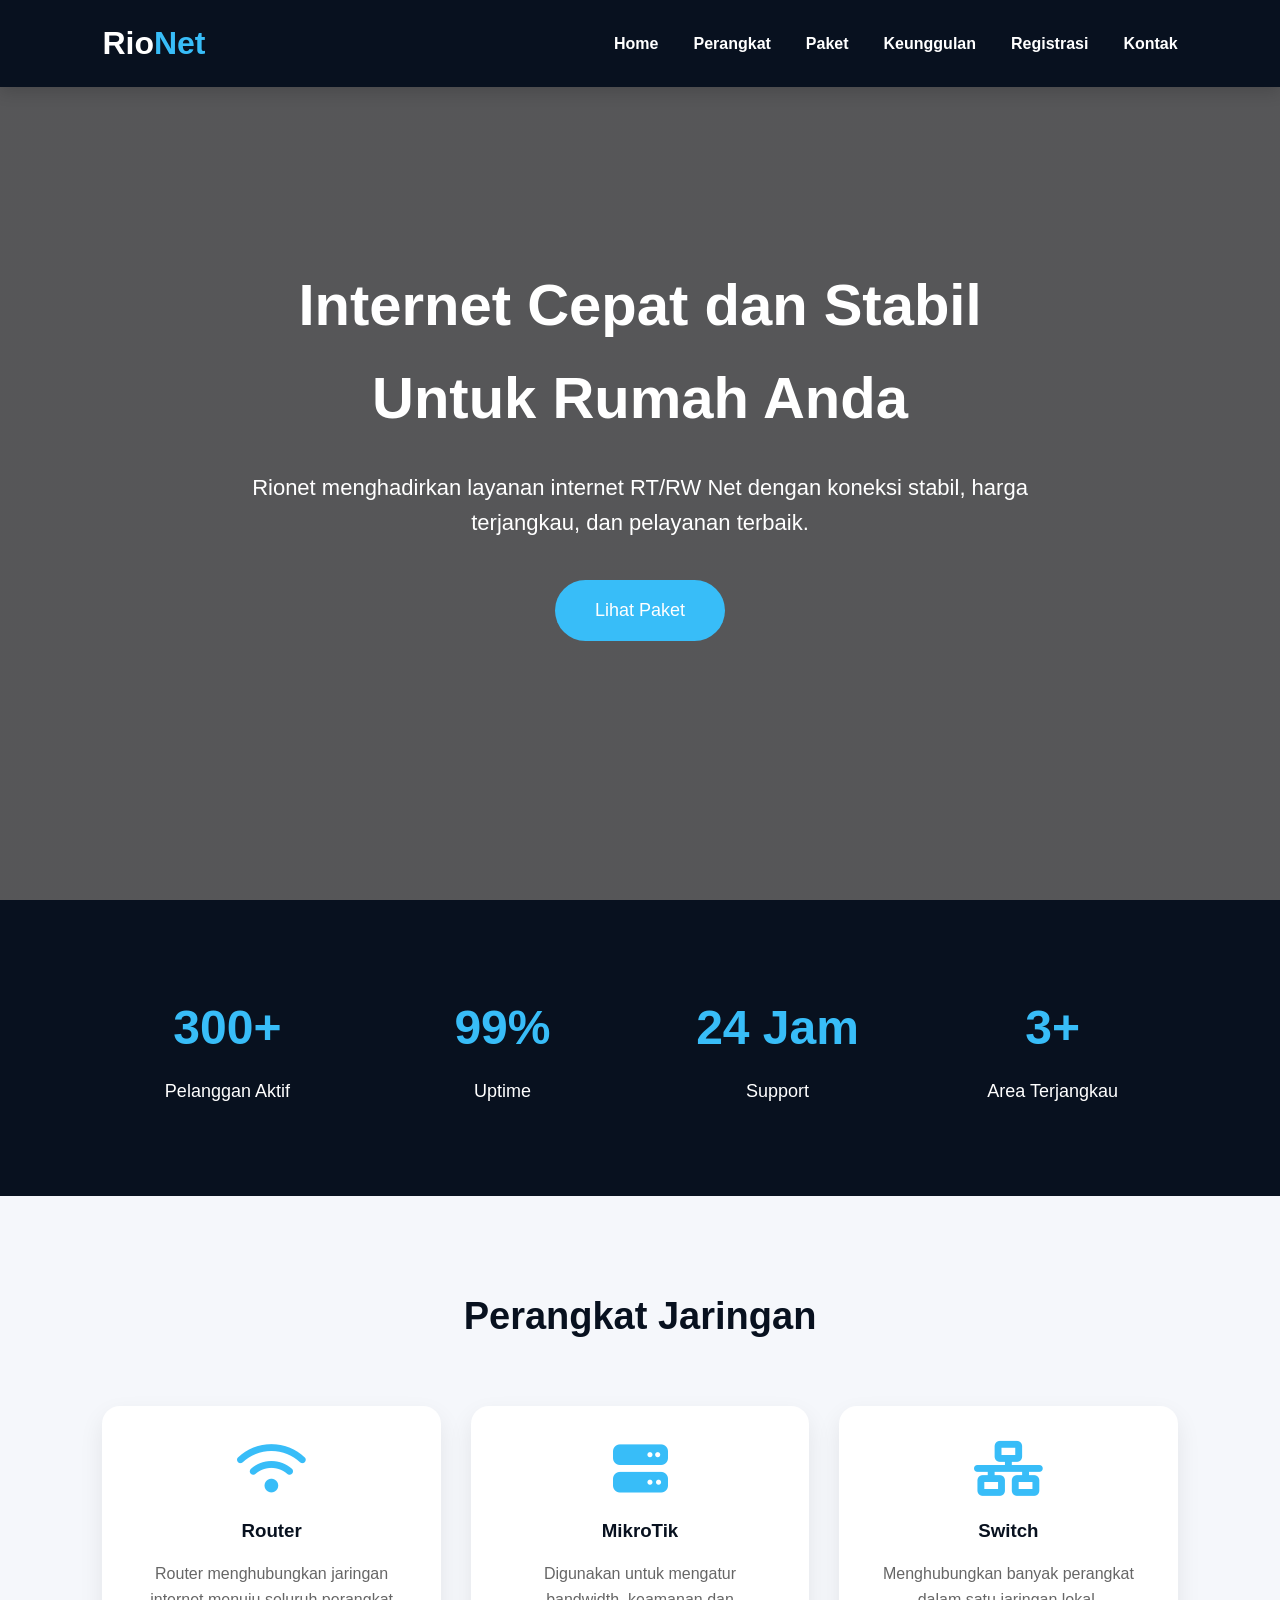
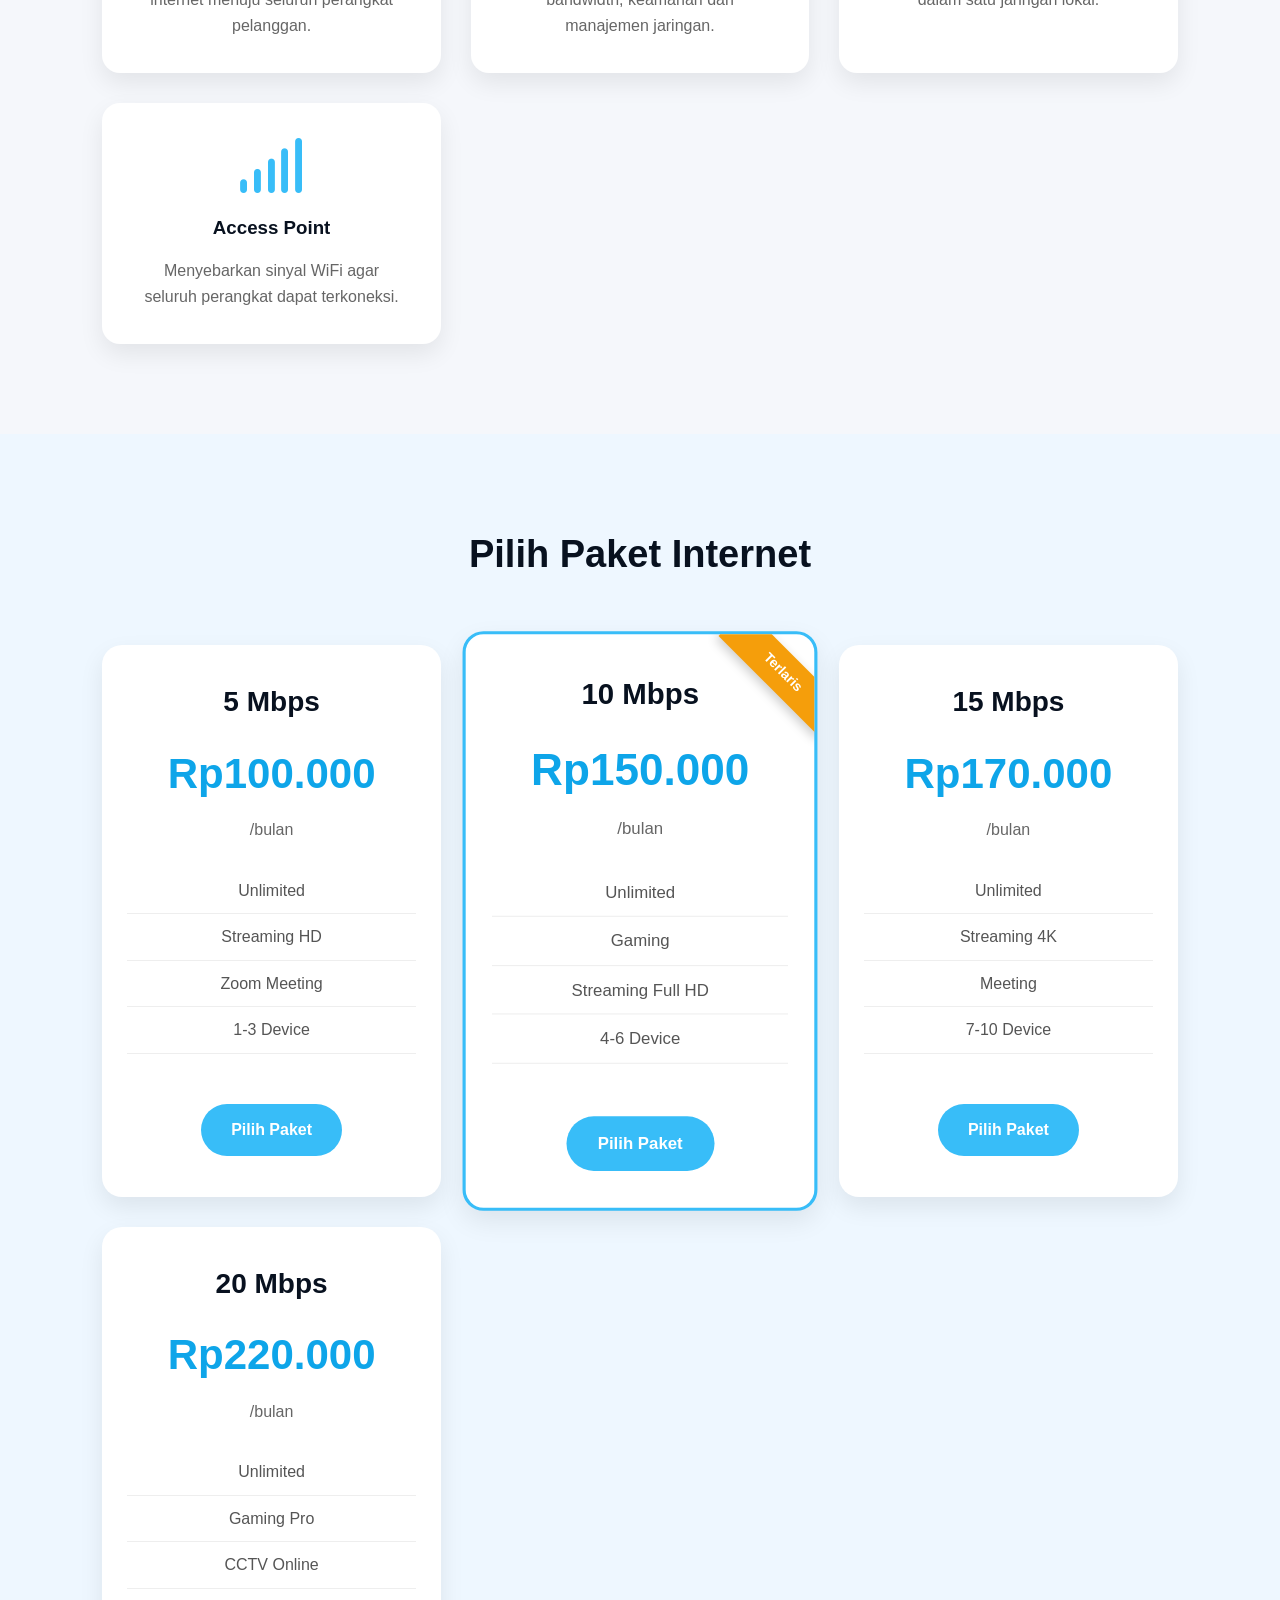
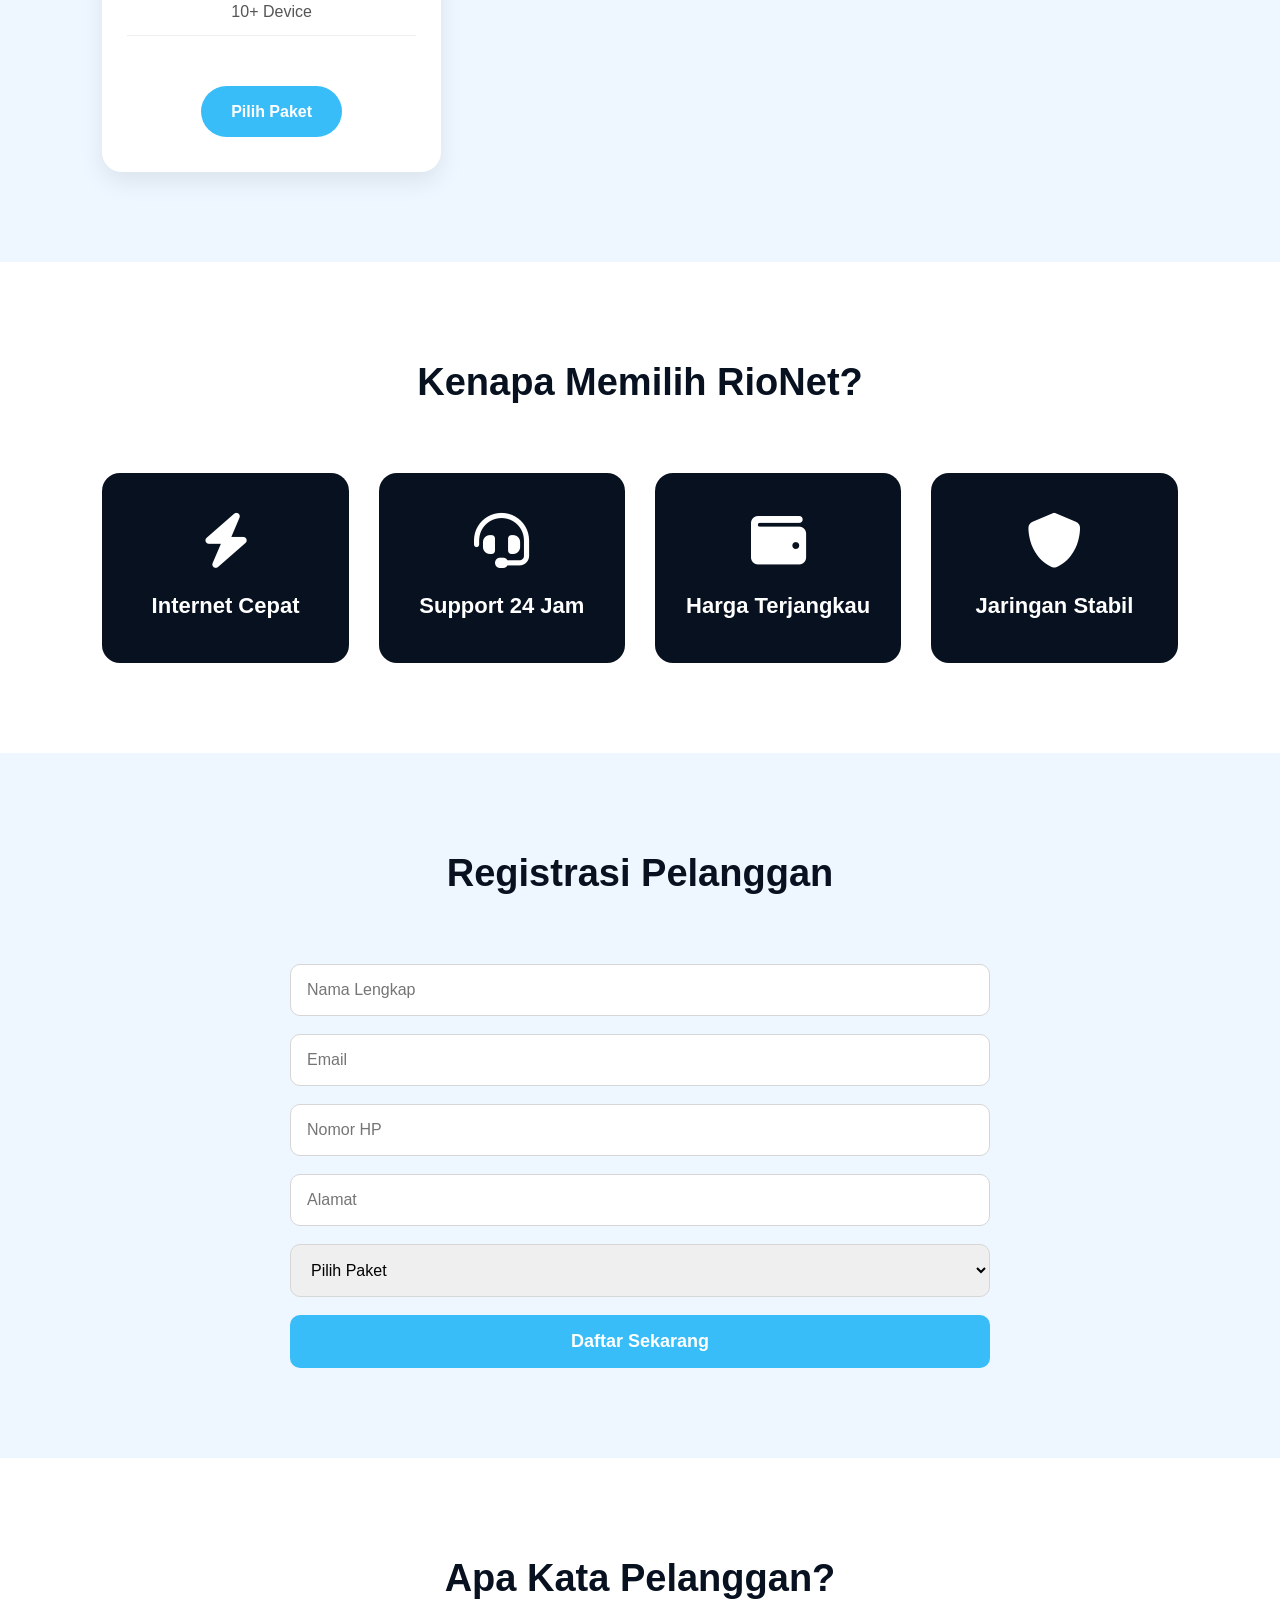
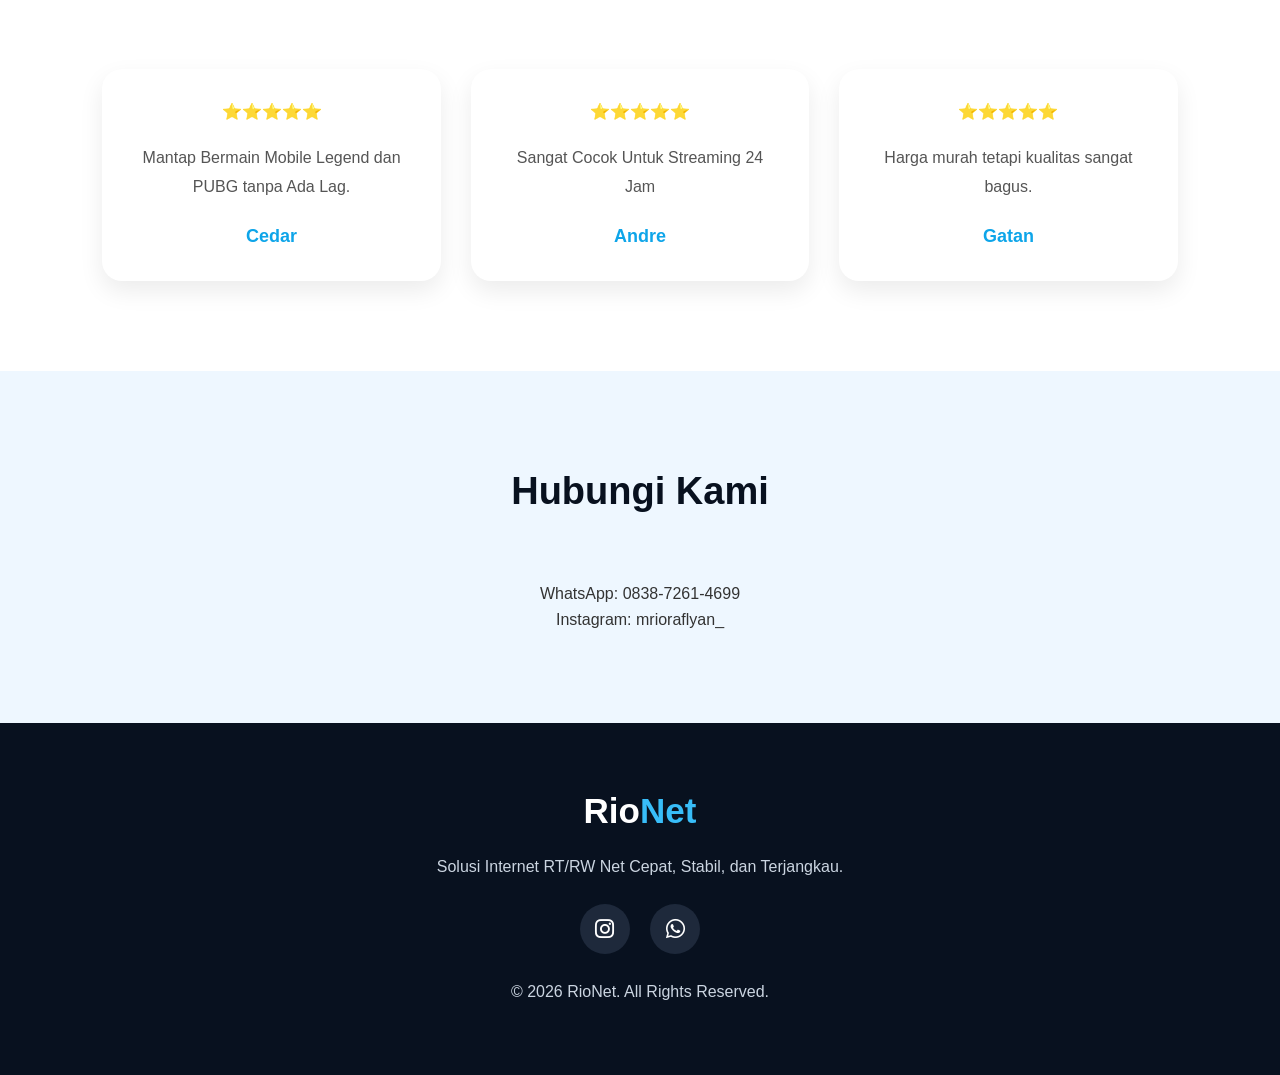
<file: Index.html>
<!DOCTYPE html>
<html lang="id">

<head>
    <meta charset="UTF-8">
    <meta name="viewport" content="width=device-width, initial-scale=1.0">
    <title>Tugas Web UAS</title>

    <!-- CSS -->
    <link rel="stylesheet" href="b2.css">

    <!-- Font Awesome -->
    <link rel="stylesheet"
        href="https://cdnjs.cloudflare.com/ajax/libs/font-awesome/6.6.0/css/all.min.css">
</head>

<body>

    <!-- ================= NAVBAR ================= -->
    <nav class="navbar">
        <div class="logo">
            <a href="#">Rio<span>Net</span></a>
        </div>
        <ul class="menu">
            <li><a href="#home">Home</a></li>
            <li><a href="#perangkat">Perangkat</a></li>
            <li><a href="#paket">Paket</a></li>
            <li><a href="#keunggulan">Keunggulan</a></li>
            <li><a href="#registrasi">Registrasi</a></li>
            <li><a href="#Kontak">Kontak</a></li>
        </ul>
    </nav>

    <!-- ================= Atas ================= -->
    <section class="atas" id="ats">
        <div class="atas1">
            <h1>Internet Cepat dan Stabil Untuk Rumah Anda</h1>
            <p> Rionet menghadirkan layanan internet RT/RW Net
                dengan koneksi stabil, harga terjangkau,
                dan pelayanan terbaik.</p>
            <a href="#paket" class="btn">Lihat Paket</a>
        </div>
    </section>

    <!-- ================= STATISTIK ================= -->
    <section class="statistik">
        <div class="stat">
            <h2>300+</h2>
            <p>Pelanggan Aktif</p>
        </div>

        <div class="stat">
            <h2>99%</h2>
            <p>Uptime</p>
        </div>

        <div class="stat">
            <h2>24 Jam</h2>
            <p>Support</p>
        </div>

        <div class="stat">
            <h2>3+</h2>
            <p>Area Terjangkau</p>
        </div>
    </section>

    <!-- ================= PERANGKAT ================= -->
    <section id="perangkat">
        <h2 class="judul">Perangkat Jaringan</h2>
        <div class="card-container">
            <div class="card">
                <i class="fa-solid fa-wifi"></i>
                <h3>Router</h3>
                <p>Router menghubungkan jaringan internet menuju seluruh perangkat pelanggan.</p>
            </div>

            <div class="card">
                <i class="fa-solid fa-server"></i>
                <h3>MikroTik</h3>

                <p>Digunakan untuk mengatur bandwidth, keamanan dan manajemen jaringan.</p>
            </div>

            <div class="card">
                <i class="fa-solid fa-network-wired"></i>
                <h3>Switch</h3>
                <p>Menghubungkan banyak perangkat dalam satu jaringan lokal.</p>
            </div>

            <div class="card">
                <i class="fa-solid fa-signal"></i>
                <h3>Access Point</h3>
                <p>Menyebarkan sinyal WiFi agar seluruh perangkat dapat terkoneksi.</p>
            </div>
        </div>
    </section>

    <!-- ================= PAKET ================= -->
    <section class="paket" id="paket">
        <h2 class="judul">Pilih Paket Internet</h2>
        <div class="paket-container">
            <div class="paket-card">
                <h3>5 Mbps</h3>
                <h1>Rp100.000</h1>
                <p>/bulan</p>
                <ul>
                    <li>Unlimited</li>
                    <li>Streaming HD</li>
                    <li>Zoom Meeting</li>
                    <li>1-3 Device</li>
                </ul>
                <a href="#registrasi">Pilih Paket</a>
            </div>

            <div class="paket-card populer">
                <span class="label">Terlaris</span>
                <h3>10 Mbps</h3>
                <h1>Rp150.000</h1>
                <p>/bulan</p>
                <ul>
                    <li>Unlimited</li>
                    <li>Gaming</li>
                    <li>Streaming Full HD</li>
                    <li>4-6 Device</li>
                </ul>
                <a href="#registrasi">Pilih Paket</a>
            </div>

            <div class="paket-card">
                <h3>15 Mbps</h3>
                <h1>Rp170.000</h1>
                <p>/bulan</p>

                <ul>
                    <li>Unlimited</li>
                    <li>Streaming 4K</li>
                    <li>Meeting</li>
                    <li>7-10 Device</li>
                </ul>
                <a href="#registrasi">Pilih Paket</a>
            </div>

            <div class="paket-card">
                <h3>20 Mbps</h3>
                <h1>Rp220.000</h1>
                <p>/bulan</p>
                <ul>
                    <li>Unlimited</li>
                    <li>Gaming Pro</li>
                    <li>CCTV Online</li>
                    <li>10+ Device</li>
                </ul>
                <a href="#registrasi">Pilih Paket</a>
            </div>
        </div>
    </section>

    <!-- ================= KEUNGGULAN ================= -->
    <section id="keunggulan">
        <h2 class="judul">Kenapa Memilih RioNet?</h2>
        <div class="unggulan">
            <div>
                <i class="fa-solid fa-bolt"></i>
                <h3>Internet Cepat</h3>
            </div>
            <div>
                <i class="fa-solid fa-headset"></i>
                <h3>Support 24 Jam</h3>
            </div>
            <div>
                <i class="fa-solid fa-wallet"></i>
                <h3>Harga Terjangkau</h3>
            </div>
            <div>
                <i class="fa-solid fa-shield"></i>
                <h3>Jaringan Stabil</h3>
            </div>
        </div>
    </section>

    <!-- ================= REGISTRASI ================= -->
    <section id="registrasi">
        <h2 class="judul">Registrasi Pelanggan</h2>
        <form class="form">
            <input type="text" placeholder="Nama Lengkap">
            <input type="email" placeholder="Email">
            <input type="text" placeholder="Nomor HP">
            <input type="text" placeholder="Alamat">
            <select>
                <option>Pilih Paket</option>
                <option>5 Mbps</option>
                <option>10 Mbps</option>
                <option>15 Mbps</option>
                <option>20 Mbps</option>
            </select>
            <button>Daftar Sekarang</button>
        </form>
    </section>

    <!-- ================= TESTIMONI ================= -->
    <section class="testimoni">
        <h2 class="judul">Apa Kata Pelanggan?</h2>
        <div class="testi-container">
            <div class="testi">
                ⭐⭐⭐⭐⭐
                <p>Mantap Bermain Mobile Legend dan PUBG tanpa Ada Lag.</p>
                <h4>Cedar</h4>
            </div>

            <div class="testi">
                ⭐⭐⭐⭐⭐
                <p>Sangat Cocok Untuk Streaming 24 Jam</p>
                <h4>Andre</h4>
            </div>

            <div class="testi">
                ⭐⭐⭐⭐⭐
                <p>Harga murah tetapi kualitas sangat bagus.</p>
                <h4>Gatan</h4>
            </div>
        </div>
    </section>

    <!-- ================= Kontak ================= -->
    <section id="Kontak">
        <h2 class="judul">Hubungi Kami</h2>
        <p>WhatsApp: 0838-7261-4699</p>
        <p>Instagram: mrioraflyan_</p>
    </section>

    <!-- ================= FOOTER ================= -->
    <footer>
        <h2>Rio<span>Net</span></h2>
        <p> Solusi Internet RT/RW Net Cepat, Stabil, dan Terjangkau.</p>

        <div class="sosmed">
            <i class="fab fa-instagram"></i>
            <i class="fab fa-whatsapp"></i>
        </div>
        <p>
            © 2026 RioNet. All Rights Reserved.
        </p>
    </footer>
</body>

</html>
</file>
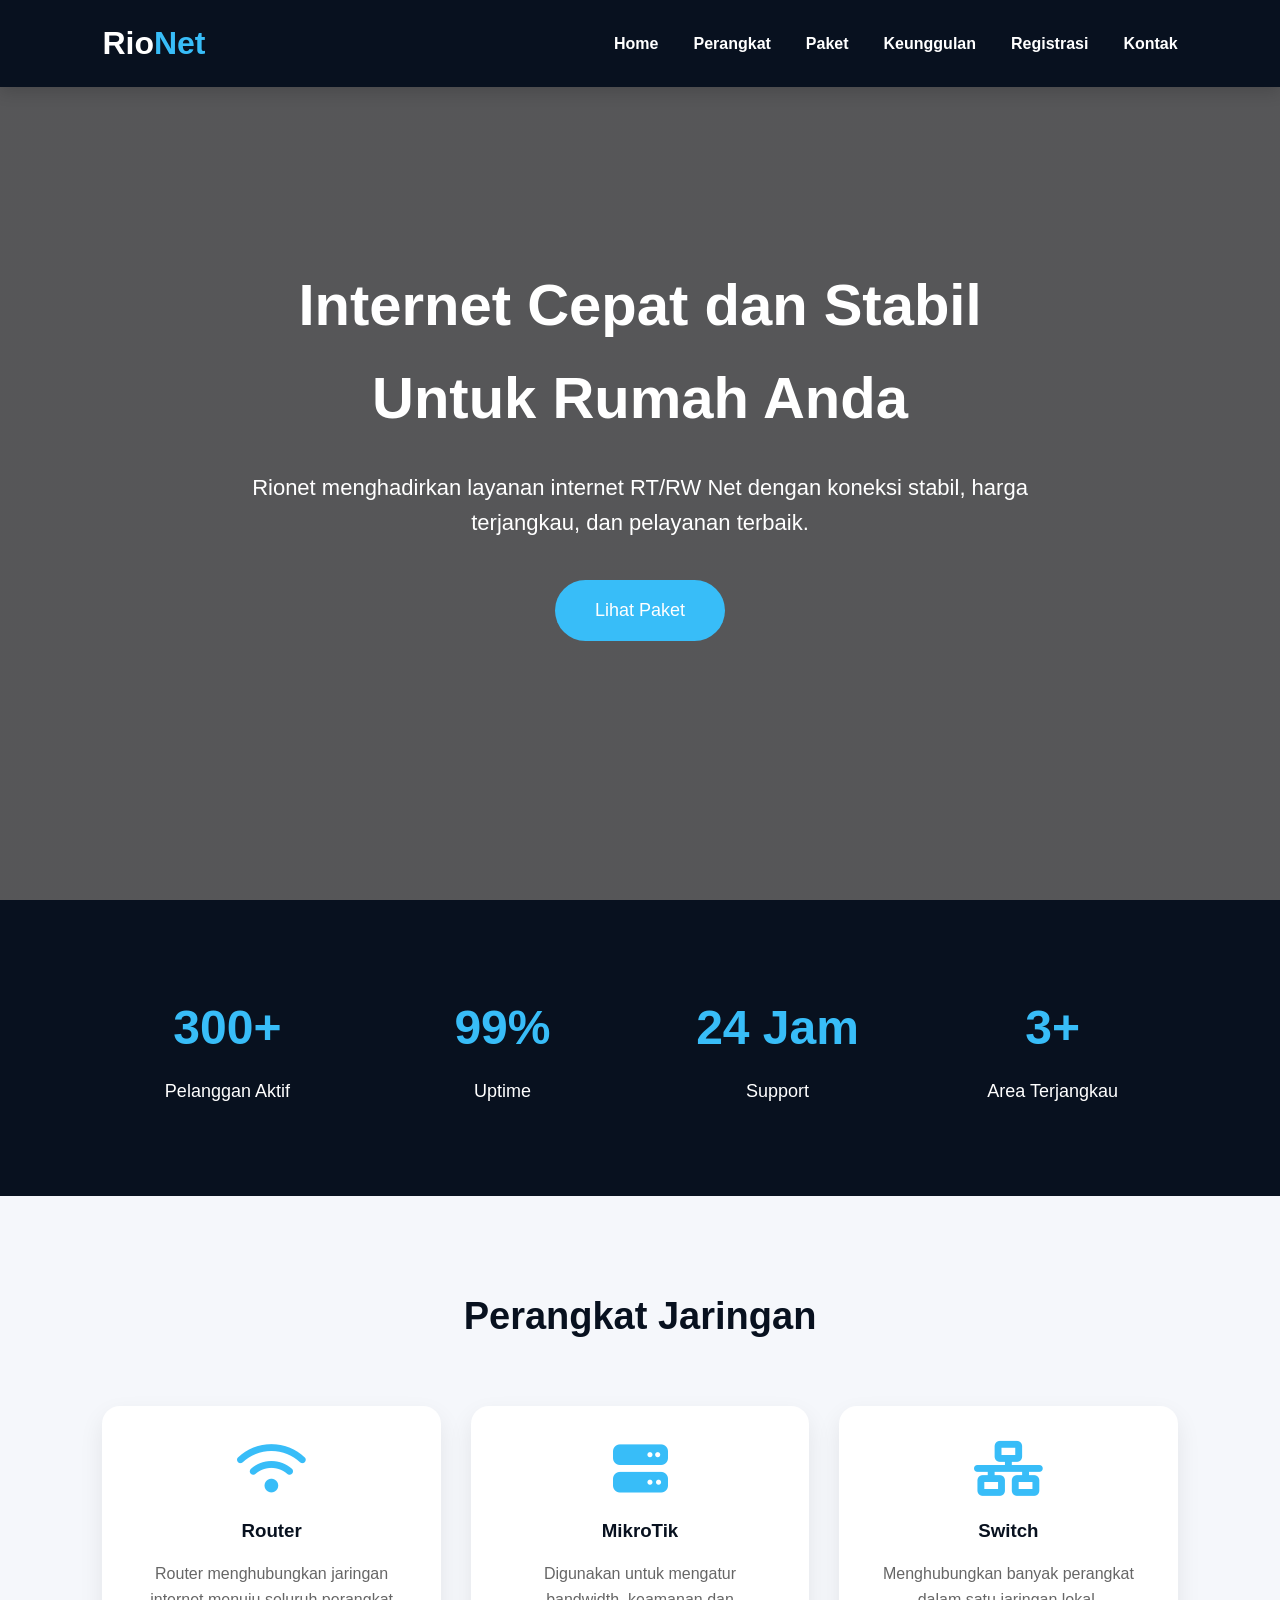
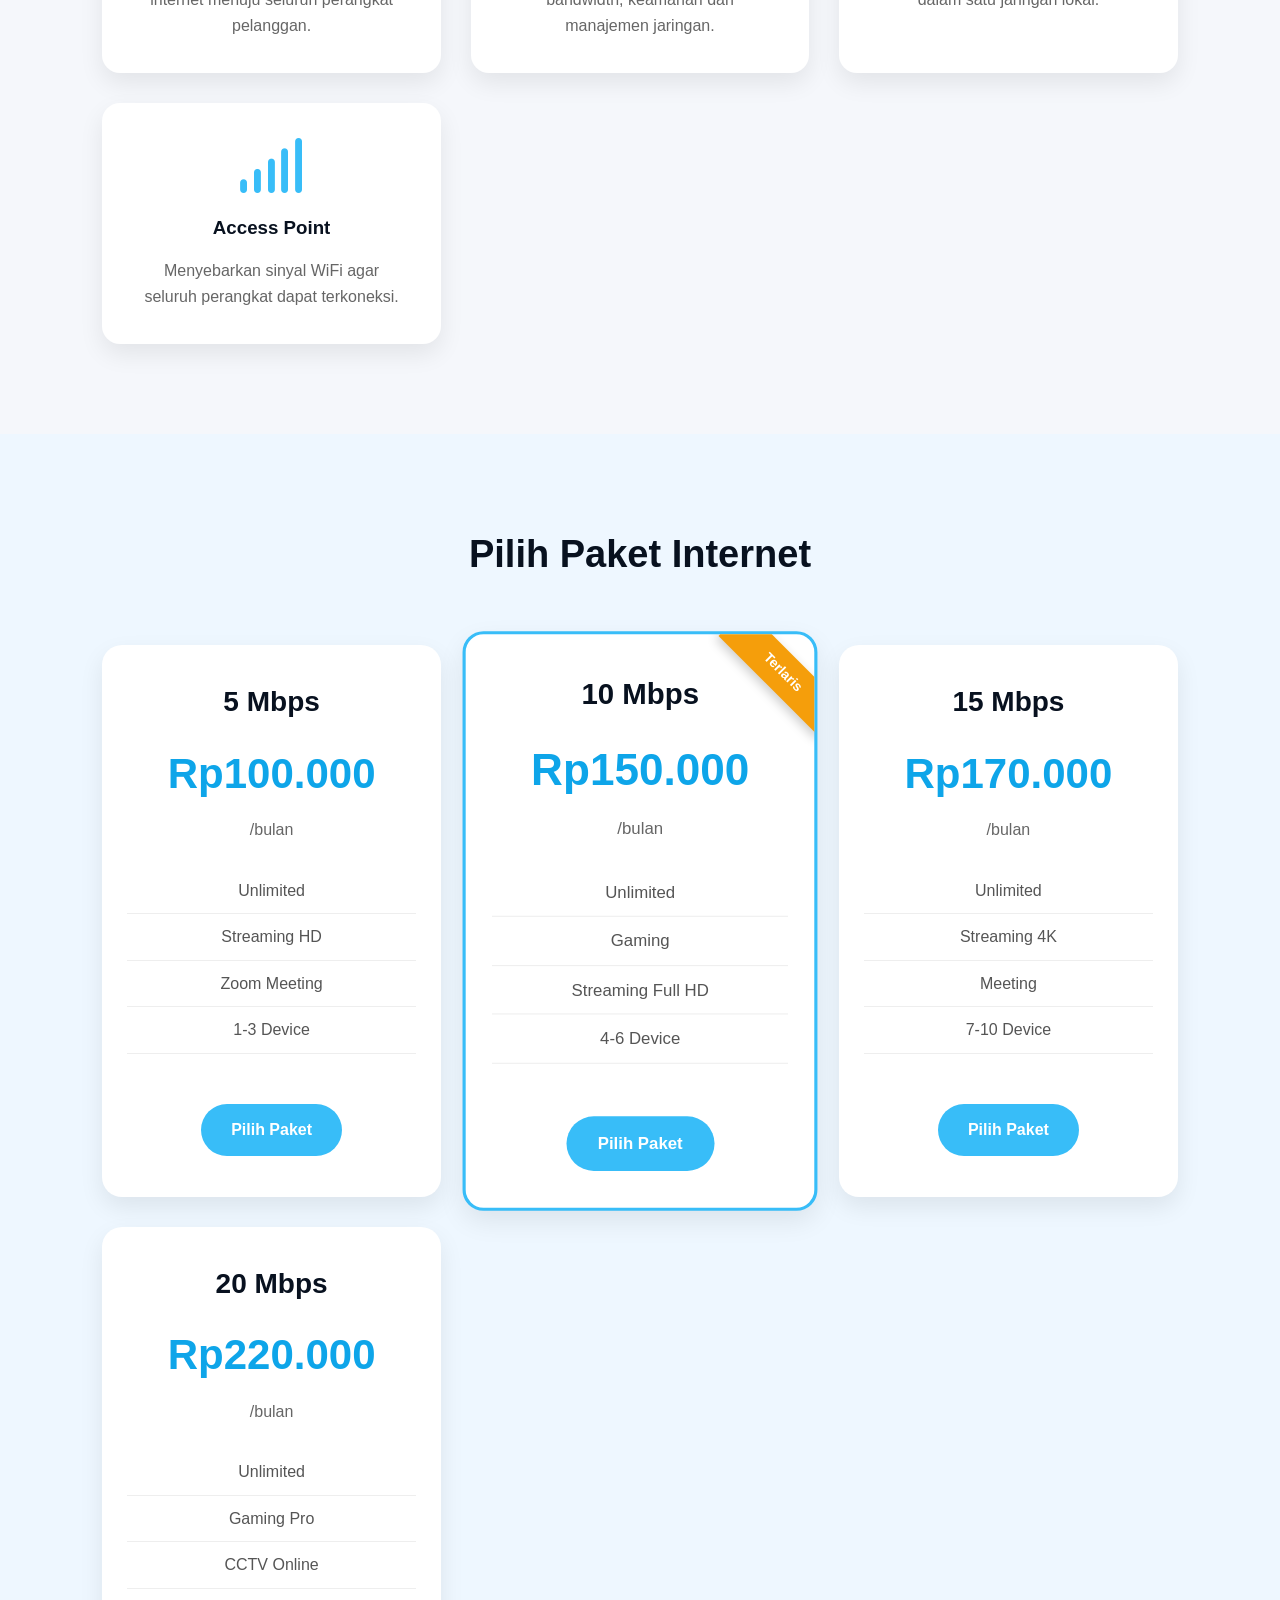
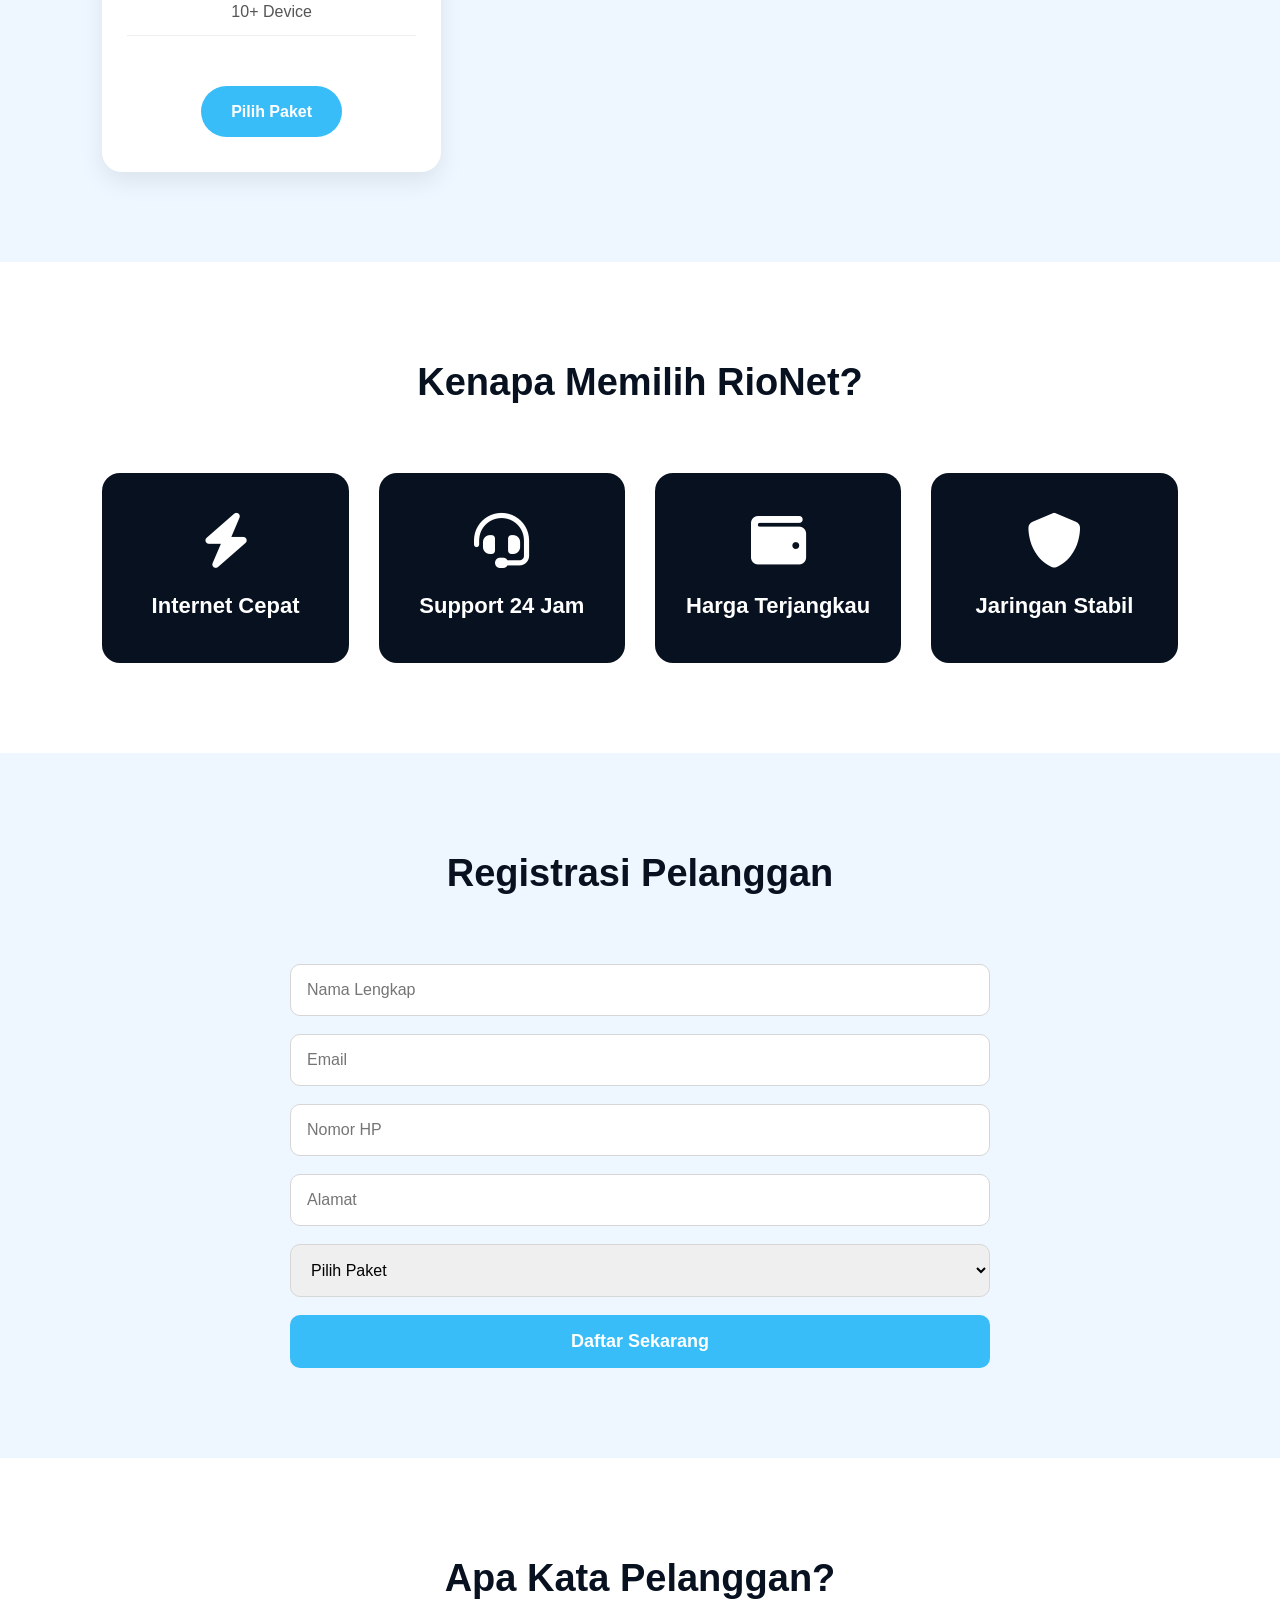
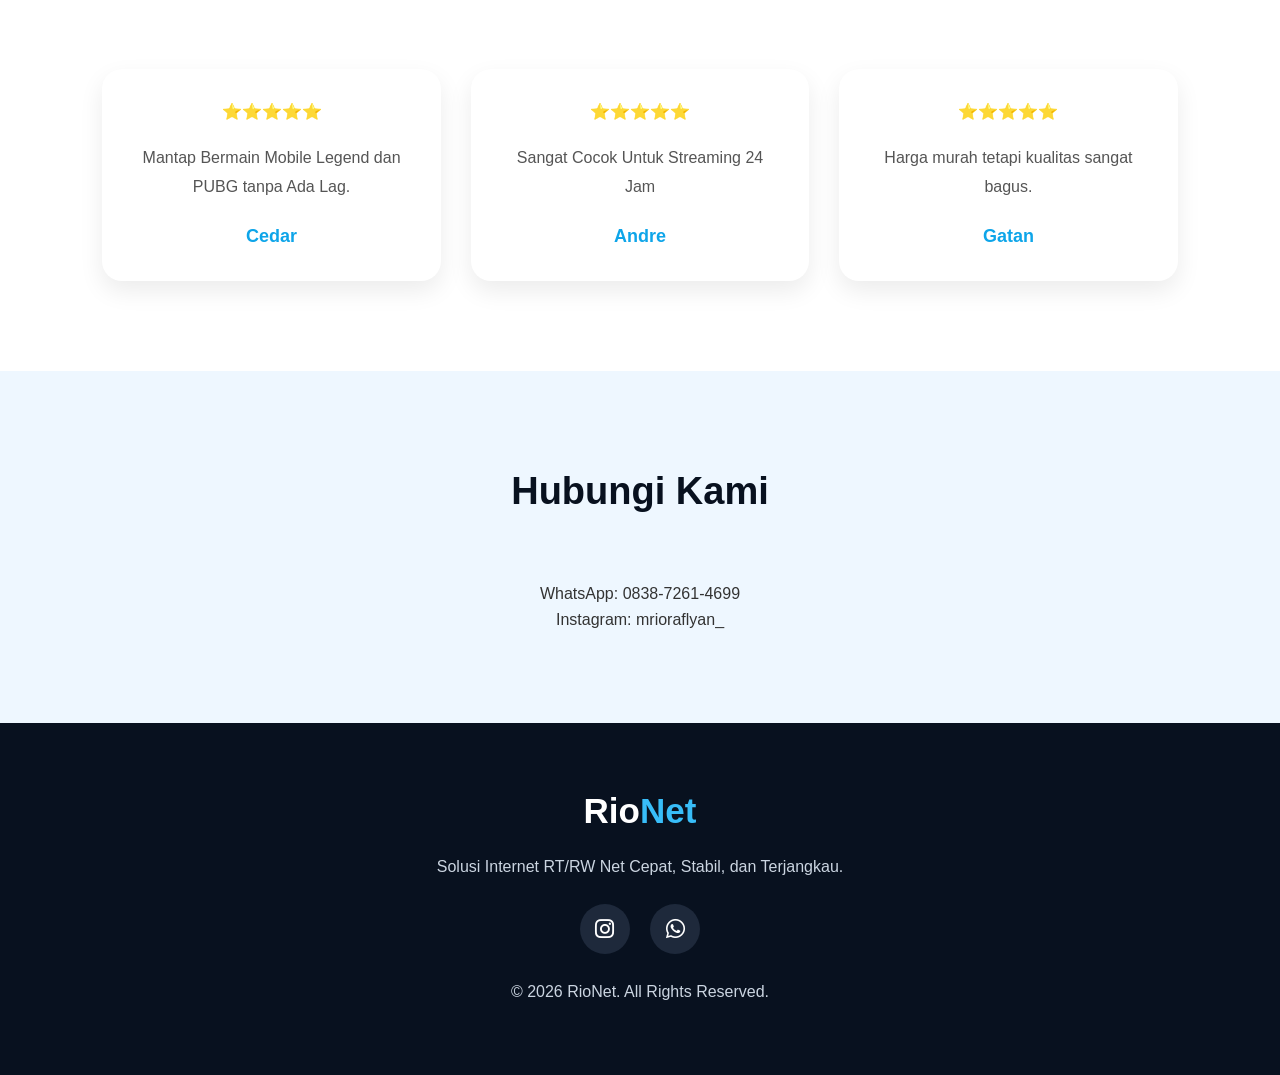
<file: b1.html>
<!DOCTYPE html>
<html lang="id">

<head>
    <meta charset="UTF-8">
    <meta name="viewport" content="width=device-width, initial-scale=1.0">
    <title>Tugas Web UAS</title>

    <!-- CSS -->
    <link rel="stylesheet" href="b2.css">

    <!-- Font Awesome -->
    <link rel="stylesheet"
        href="https://cdnjs.cloudflare.com/ajax/libs/font-awesome/6.6.0/css/all.min.css">
</head>

<body>

    <!-- ================= NAVBAR ================= -->
    <nav class="navbar">
        <div class="logo">
            <a href="#">Rio<span>Net</span></a>
        </div>
        <ul class="menu">
            <li><a href="#home">Home</a></li>
            <li><a href="#perangkat">Perangkat</a></li>
            <li><a href="#paket">Paket</a></li>
            <li><a href="#keunggulan">Keunggulan</a></li>
            <li><a href="#registrasi">Registrasi</a></li>
            <li><a href="#Kontak">Kontak</a></li>
        </ul>
    </nav>

    <!-- ================= Atas ================= -->
    <section class="atas" id="ats">
        <div class="atas1">
            <h1>Internet Cepat dan Stabil Untuk Rumah Anda</h1>
            <p> Rionet menghadirkan layanan internet RT/RW Net
                dengan koneksi stabil, harga terjangkau,
                dan pelayanan terbaik.</p>
            <a href="#paket" class="btn">Lihat Paket</a>
        </div>
    </section>

    <!-- ================= STATISTIK ================= -->
    <section class="statistik">
        <div class="stat">
            <h2>300+</h2>
            <p>Pelanggan Aktif</p>
        </div>

        <div class="stat">
            <h2>99%</h2>
            <p>Uptime</p>
        </div>

        <div class="stat">
            <h2>24 Jam</h2>
            <p>Support</p>
        </div>

        <div class="stat">
            <h2>3+</h2>
            <p>Area Terjangkau</p>
        </div>
    </section>

    <!-- ================= PERANGKAT ================= -->
    <section id="perangkat">
        <h2 class="judul">Perangkat Jaringan</h2>
        <div class="card-container">
            <div class="card">
                <i class="fa-solid fa-wifi"></i>
                <h3>Router</h3>
                <p>Router menghubungkan jaringan internet menuju seluruh perangkat pelanggan.</p>
            </div>

            <div class="card">
                <i class="fa-solid fa-server"></i>
                <h3>MikroTik</h3>

                <p>Digunakan untuk mengatur bandwidth, keamanan dan manajemen jaringan.</p>
            </div>

            <div class="card">
                <i class="fa-solid fa-network-wired"></i>
                <h3>Switch</h3>
                <p>Menghubungkan banyak perangkat dalam satu jaringan lokal.</p>
            </div>

            <div class="card">
                <i class="fa-solid fa-signal"></i>
                <h3>Access Point</h3>
                <p>Menyebarkan sinyal WiFi agar seluruh perangkat dapat terkoneksi.</p>
            </div>
        </div>
    </section>

    <!-- ================= PAKET ================= -->
    <section class="paket" id="paket">
        <h2 class="judul">Pilih Paket Internet</h2>
        <div class="paket-container">
            <div class="paket-card">
                <h3>5 Mbps</h3>
                <h1>Rp100.000</h1>
                <p>/bulan</p>
                <ul>
                    <li>Unlimited</li>
                    <li>Streaming HD</li>
                    <li>Zoom Meeting</li>
                    <li>1-3 Device</li>
                </ul>
                <a href="#registrasi">Pilih Paket</a>
            </div>

            <div class="paket-card populer">
                <span class="label">Terlaris</span>
                <h3>10 Mbps</h3>
                <h1>Rp150.000</h1>
                <p>/bulan</p>
                <ul>
                    <li>Unlimited</li>
                    <li>Gaming</li>
                    <li>Streaming Full HD</li>
                    <li>4-6 Device</li>
                </ul>
                <a href="#registrasi">Pilih Paket</a>
            </div>

            <div class="paket-card">
                <h3>15 Mbps</h3>
                <h1>Rp170.000</h1>
                <p>/bulan</p>

                <ul>
                    <li>Unlimited</li>
                    <li>Streaming 4K</li>
                    <li>Meeting</li>
                    <li>7-10 Device</li>
                </ul>
                <a href="#registrasi">Pilih Paket</a>
            </div>

            <div class="paket-card">
                <h3>20 Mbps</h3>
                <h1>Rp220.000</h1>
                <p>/bulan</p>
                <ul>
                    <li>Unlimited</li>
                    <li>Gaming Pro</li>
                    <li>CCTV Online</li>
                    <li>10+ Device</li>
                </ul>
                <a href="#registrasi">Pilih Paket</a>
            </div>
        </div>
    </section>

    <!-- ================= KEUNGGULAN ================= -->
    <section id="keunggulan">
        <h2 class="judul">Kenapa Memilih RioNet?</h2>
        <div class="unggulan">
            <div>
                <i class="fa-solid fa-bolt"></i>
                <h3>Internet Cepat</h3>
            </div>
            <div>
                <i class="fa-solid fa-headset"></i>
                <h3>Support 24 Jam</h3>
            </div>
            <div>
                <i class="fa-solid fa-wallet"></i>
                <h3>Harga Terjangkau</h3>
            </div>
            <div>
                <i class="fa-solid fa-shield"></i>
                <h3>Jaringan Stabil</h3>
            </div>
        </div>
    </section>

    <!-- ================= REGISTRASI ================= -->
    <section id="registrasi">
        <h2 class="judul">Registrasi Pelanggan</h2>
        <form class="form">
            <input type="text" placeholder="Nama Lengkap">
            <input type="email" placeholder="Email">
            <input type="text" placeholder="Nomor HP">
            <input type="text" placeholder="Alamat">
            <select>
                <option>Pilih Paket</option>
                <option>5 Mbps</option>
                <option>10 Mbps</option>
                <option>15 Mbps</option>
                <option>20 Mbps</option>
            </select>
            <button>Daftar Sekarang</button>
        </form>
    </section>

    <!-- ================= TESTIMONI ================= -->
    <section class="testimoni">
        <h2 class="judul">Apa Kata Pelanggan?</h2>
        <div class="testi-container">
            <div class="testi">
                ⭐⭐⭐⭐⭐
                <p>Mantap Bermain Mobile Legend dan PUBG tanpa Ada Lag.</p>
                <h4>Cedar</h4>
            </div>

            <div class="testi">
                ⭐⭐⭐⭐⭐
                <p>Sangat Cocok Untuk Streaming 24 Jam</p>
                <h4>Andre</h4>
            </div>

            <div class="testi">
                ⭐⭐⭐⭐⭐
                <p>Harga murah tetapi kualitas sangat bagus.</p>
                <h4>Gatan</h4>
            </div>
        </div>
    </section>

    <!-- ================= Kontak ================= -->
    <section id="Kontak">
        <h2 class="judul">Hubungi Kami</h2>
        <p>WhatsApp: 0838-7261-4699</p>
        <p>Instagram: mrioraflyan_</p>
    </section>

    <!-- ================= FOOTER ================= -->
    <footer>
        <h2>Rio<span>Net</span></h2>
        <p> Solusi Internet RT/RW Net Cepat, Stabil, dan Terjangkau.</p>

        <div class="sosmed">
            <i class="fab fa-instagram"></i>
            <i class="fab fa-whatsapp"></i>
        </div>
        <p>
            © 2026 RioNet. All Rights Reserved.
        </p>
    </footer>
</body>

</html>
</file>
<file: b2.css>
*{
    margin:0;
    padding:0;
    box-sizing:border-box;
    font-family:Arial, Helvetica, sans-serif;
}

html{
    scroll-behavior:smooth;
}

body{
    background:#f5f7fb;
    color:#333;
    line-height:1.6;
}

.navbar{
    position:fixed;
    top:0;
    left:0;
    width:100%;
    padding:18px 8%;
    display:flex;
    justify-content:space-between;
    align-items:center;
    background:#08111f;
    box-shadow:0 5px 15px rgba(0,0,0,.15);
    z-index:999;
}

.logo a{
    text-decoration:none;
    color:white;
    font-size:32px;
    font-weight:bold;
}

.logo span{
    color:#38bdf8;
}

.menu{
    display:flex;
    list-style:none;
    gap:35px;
}

.menu a{
    text-decoration:none;
    color:white;
    font-weight:bold;
    transition:.3s;
    position:relative;
}

.menu a::after{
    content:"";
    position:absolute;
    left:0;
    bottom:-8px;
    width:0;
    height:3px;
    background:#38bdf8;
    transition:.3s;
}

.menu a:hover{
    color:#38bdf8;
}

.menu a:hover::after{
    width:100%;
}


.atas{
    height:100vh;
    background:
    linear-gradient(rgba(0,0,0,.65),
    rgba(0,0,0,.65)),
    url("https://images.unsplash.com/photo-1518770660439-4636190af475?w=1600");
    background-size:cover;
    background-position:center;
    display:flex;
    justify-content:center;
    align-items:center;
    text-align:center;
    color:white;
    padding:0 20px;
}

.atas1{
    max-width:800px;
}

.atas h1{
    font-size:58px;
    margin-bottom:25px;
}

.atas p{
    font-size:22px;
    margin-bottom:40px;
}

.btn{
    display:inline-block;
    background:#38bdf8;
    color:white;
    text-decoration:none;
    padding:16px 40px;
    border-radius:40px;
    font-size:18px;
    transition:.4s;
}

.btn:hover{
    transform:translateY(-5px);
    background:#0ea5e9;
    box-shadow:0 12px 25px rgba(56,189,248,.4);
}

section{
    padding:90px 8%;
}

.judul{
    text-align:center;
    font-size:38px;
    margin-bottom:60px;
    color:#08111f;
}



.statistik{
    display:grid;
    grid-template-columns:repeat(auto-fit,minmax(200px,1fr));
    gap:25px;
    background:#08111f;
    color:white;
}

.stat{
    text-align:center;
}

.stat h2{
    font-size:48px;
    color:#38bdf8;
    margin-bottom:10px;
}

.stat p{
    font-size:18px;
}



.card-container{
    display:grid;
    grid-template-columns:repeat(auto-fit,minmax(250px,1fr));
    gap:30px;
}

.card{
    background:white;
    padding:35px;
    border-radius:18px;
    text-align:center;
    box-shadow:0 10px 25px rgba(0,0,0,.08);
    transition:.4s;
}

.card:hover{
    transform:translateY(-10px);
    box-shadow:0 20px 35px rgba(0,0,0,.18);
}

.card i{
    font-size:55px;
    color:#38bdf8;
    margin-bottom:20px;
}

.card h3{
    margin-bottom:15px;
    color:#08111f;
}

.card p{
    color:#666;
}



.paket{
    background:#eef7ff;
}

.paket-container{
    display:grid;
    grid-template-columns:repeat(auto-fit,minmax(250px,1fr));
    gap:30px;
    margin-top:20px;
}

.paket-card{
    background:#ffffff;
    border-radius:20px;
    padding:35px 25px;
    text-align:center;
    box-shadow:0 10px 25px rgba(0,0,0,.08);
    transition:.4s;
    position:relative;
    overflow:hidden;
}

.paket-card:hover{
    transform:translateY(-12px);
    box-shadow:0 18px 35px rgba(0,0,0,.18);
}

.paket-card h3{
    font-size:28px;
    color:#08111f;
    margin-bottom:15px;
}

.paket-card h1{
    color:#0ea5e9;
    font-size:42px;
    margin-bottom:10px;
}

.paket-card p{
    color:#666;
    margin-bottom:20px;
}

.paket-card ul{
    list-style:none;
    margin:25px 0;
}

.paket-card ul li{
    padding:10px 0;
    border-bottom:1px solid #eee;
    color:#555;
}

.paket-card a{
    display:inline-block;
    margin-top:25px;
    background:#38bdf8;
    color:white;
    text-decoration:none;
    padding:13px 30px;
    border-radius:30px;
    font-weight:bold;
    transition:.3s;
}

.paket-card a:hover{
    background:#0284c7;
    transform:scale(1.05);
}



.populer{
    transform:scale(1.05);
    border:3px solid #38bdf8;
}

.populer:hover{
    transform:scale(1.08);
}

.label{
    position:absolute;
    top:18px;
    right:-38px;
    background:#f59e0b;
    color:white;
    padding:8px 45px;
    font-size:13px;
    font-weight:bold;
    transform:rotate(45deg);
    box-shadow:0 4px 10px rgba(0,0,0,.2);
}



#keunggulan{
    background:white;
}

.unggulan{
    display:grid;
    grid-template-columns:repeat(auto-fit,minmax(220px,1fr));
    gap:30px;
}

.unggulan div{
    background:#08111f;
    color:white;
    text-align:center;
    padding:40px 20px;
    border-radius:18px;
    transition:.4s;
}

.unggulan div:hover{
    background:#0ea5e9;
    transform:translateY(-10px);
}

.unggulan i{
    font-size:55px;
    margin-bottom:20px;
}

.unggulan h3{
    font-size:22px;
}



#registrasi{
    background:#eef7ff;
}

.form{
    max-width:700px;
    margin:auto;
    display:flex;
    flex-direction:column;
    gap:18px;
}

.form input,
.form textarea,
.form select{

    width:100%;
    padding:16px;
    border:1px solid #d6d6d6;
    border-radius:10px;
    font-size:16px;
    outline:none;
    transition:.3s;
}

.form input:focus,
.form textarea:focus,
.form select:focus{

    border-color:#38bdf8;
    box-shadow:0 0 10px rgba(56,189,248,.3);

}

.form textarea{
    resize:none;
}

.form button{

    background:#38bdf8;
    color:white;
    border:none;
    padding:16px;
    border-radius:10px;
    cursor:pointer;
    font-size:18px;
    font-weight:bold;
    transition:.3s;

}

.form button:hover{

    background:#0284c7;
    transform:translateY(-3px);

}



.testimoni{
    background:#ffffff;
}

.testi-container{
    display:grid;
    grid-template-columns:repeat(auto-fit,minmax(280px,1fr));
    gap:30px;
    margin-top:20px;
}

.testi{
    background:white;
    padding:30px;
    border-radius:20px;
    text-align:center;
    box-shadow:0 10px 25px rgba(0,0,0,.08);
    transition:.4s;
}

.testi:hover{
    transform:translateY(-10px);
    box-shadow:0 18px 35px rgba(0,0,0,.15);
}

.testi p{
    margin:20px 0;
    color:#555;
    line-height:1.8;
}

.testi h4{
    color:#0ea5e9;
    font-size:18px;
}



#Kontak{
    background:#eef7ff;
    text-align: center;
}



footer{
    background:#08111f;
    color:white;
    text-align:center;
    padding:60px 20px;
}

footer h2{
    font-size:35px;
    margin-bottom:15px;
}

footer span{
    color:#38bdf8;
}

footer p{
    color:#cbd5e1;
    margin:10px 0;
}

.sosmed{
    margin:25px 0;
}

.sosmed i{
    width:50px;
    height:50px;
    line-height:50px;
    text-align:center;
    border-radius:50%;
    background:#1e293b;
    font-size:22px;
    margin:0 8px;
    cursor:pointer;
    transition:.3s;
}

.sosmed i:hover{
    background:#38bdf8;
    color:white;
    transform:translateY(-8px);
}



::-webkit-scrollbar{
    width:10px;
}

::-webkit-scrollbar-track{
    background:#f1f1f1;
}

::-webkit-scrollbar-thumb{
    background:#38bdf8;
    border-radius:20px;
}

::-webkit-scrollbar-thumb:hover{
    background:#0284c7;
}



.card,
.paket-card,
.testi,
.unggulan div{
    animation:muncul 1s ease;
}

@keyframes muncul{

    from{

        opacity:0;
        transform:translateY(40px);

    }

    to{

        opacity:1;
        transform:translateY(0);

    }

}



@media(max-width:992px){

.hero h1{
    font-size:46px;
}

.hero p{
    font-size:18px;
}

.menu{
    gap:20px;
}

}



@media(max-width:768px){

.navbar{

    flex-direction:column;
    padding:20px;

}

.logo{

    margin-bottom:15px;

}

.menu{

    flex-wrap:wrap;
    justify-content:center;
    gap:15px;

}

.hero{

    padding-top:120px;

}

.hero h1{

    font-size:35px;

}

.hero p{

    font-size:16px;

}

.btn{

    padding:14px 30px;

}

.judul{

    font-size:30px;

}

.stat h2{

    font-size:38px;

}

.card{

    padding:25px;

}

.paket-card{

    padding:25px;

}

.form{

    width:100%;

}

}



@media(max-width:480px){

.hero h1{

    font-size:28px;

}

.hero p{

    font-size:15px;

}

.logo a{

    font-size:28px;

}

.menu{

    gap:10px;

}

.menu a{

    font-size:14px;

}

footer h2{

    font-size:28px;

}

.sosmed i{

    width:45px;
    height:45px;
    line-height:45px;
    font-size:18px;

}

}
</file>
